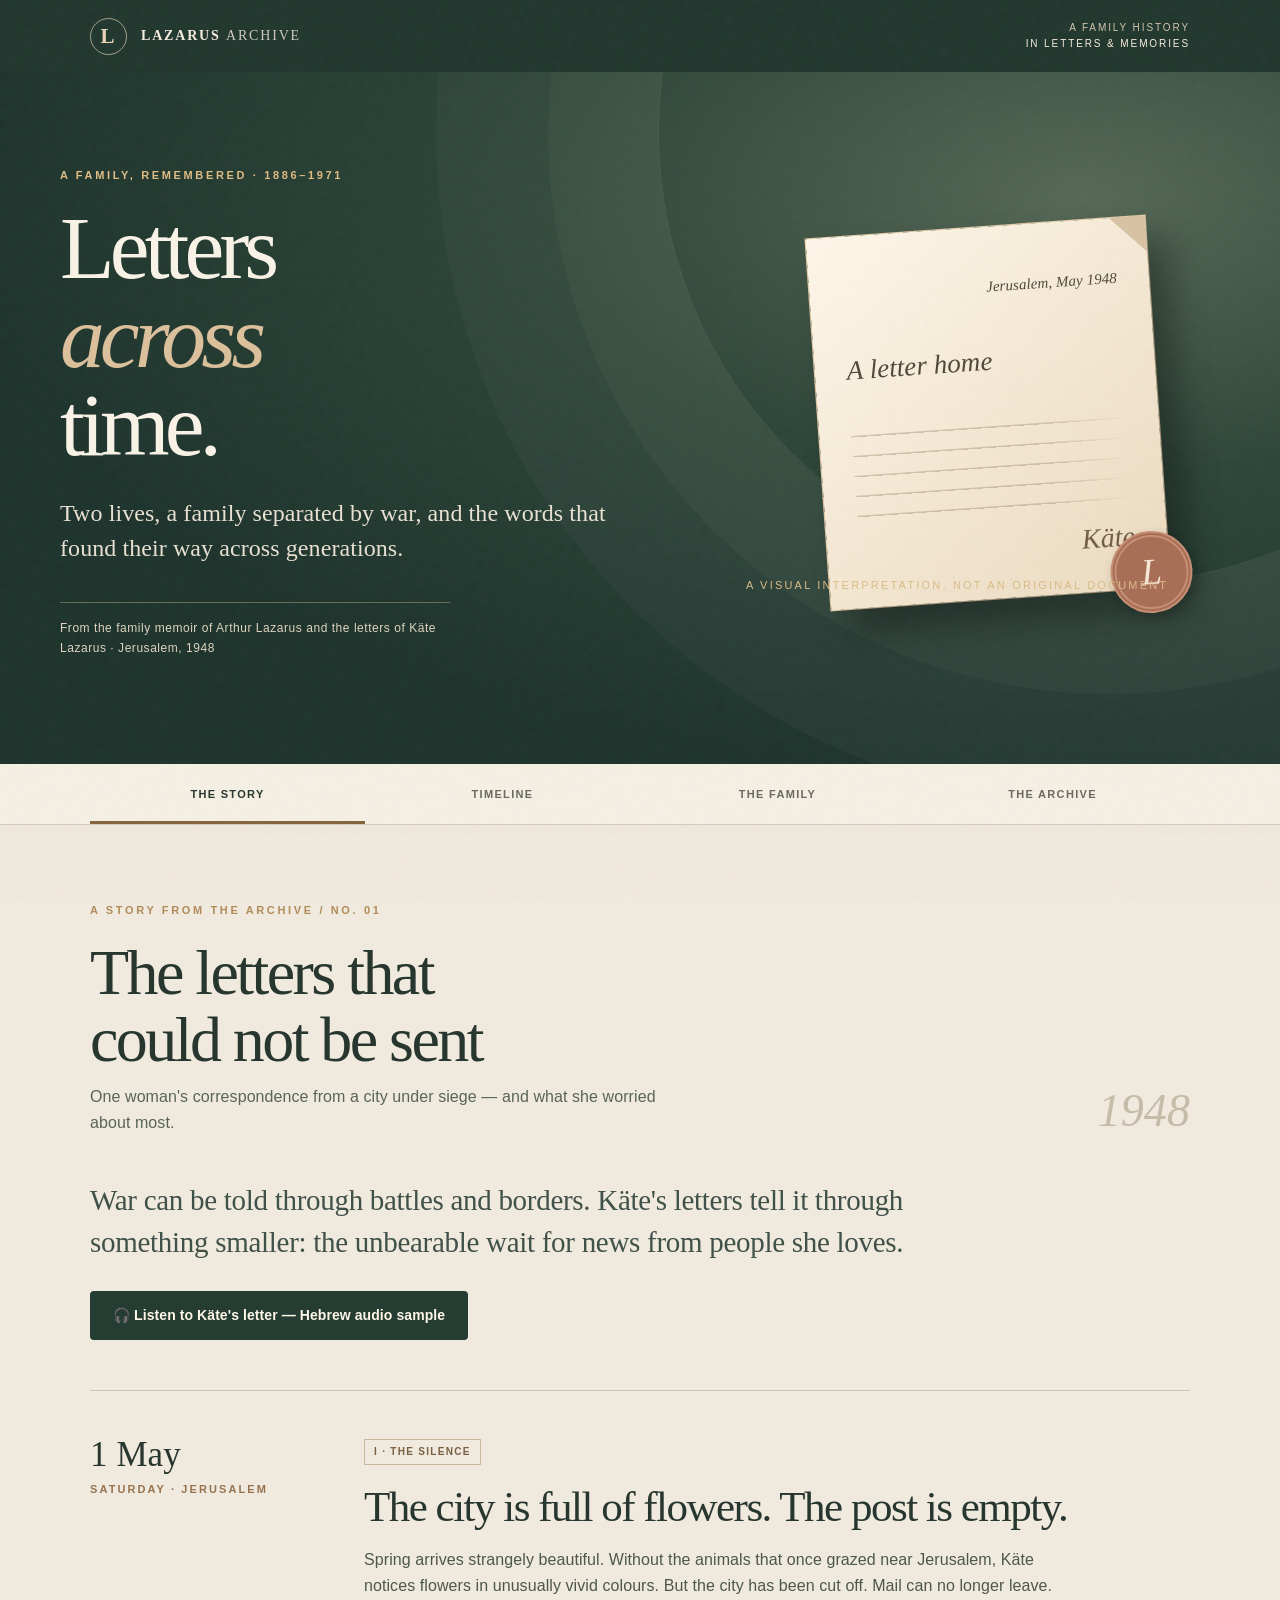
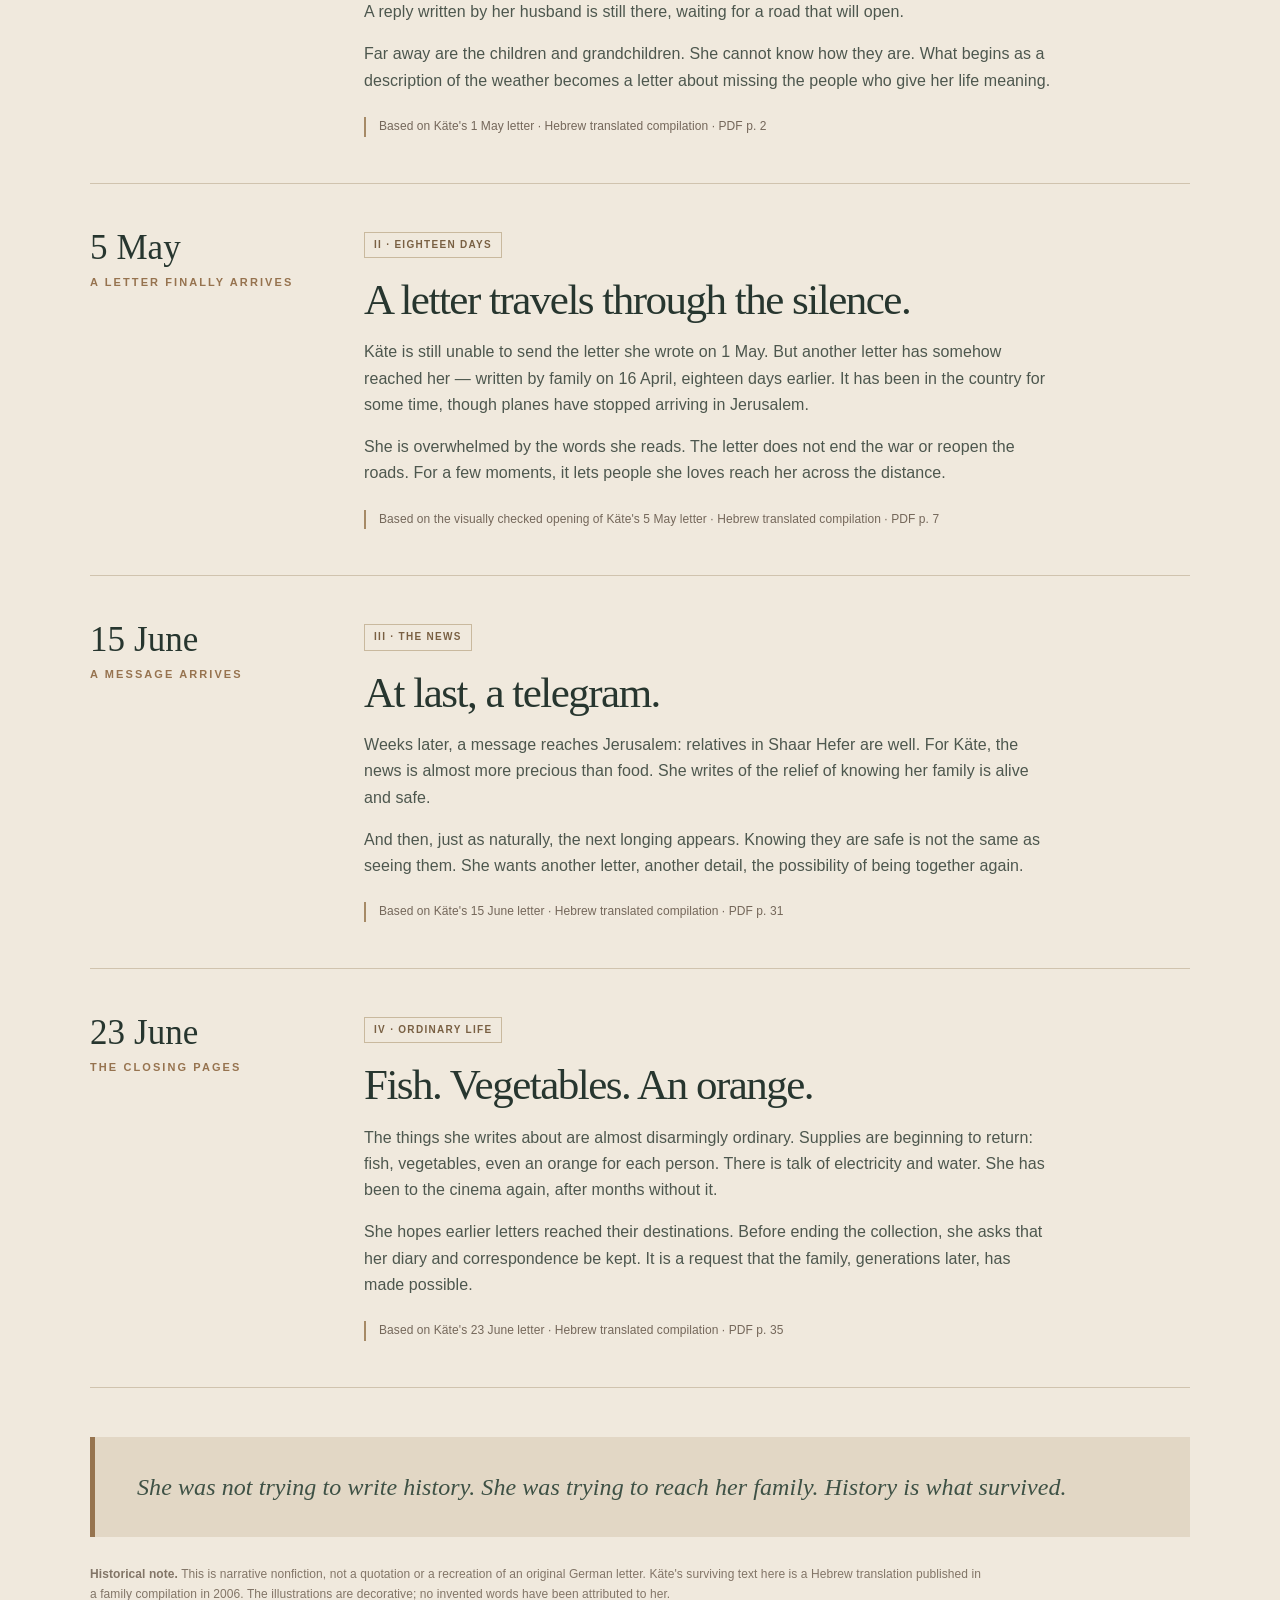
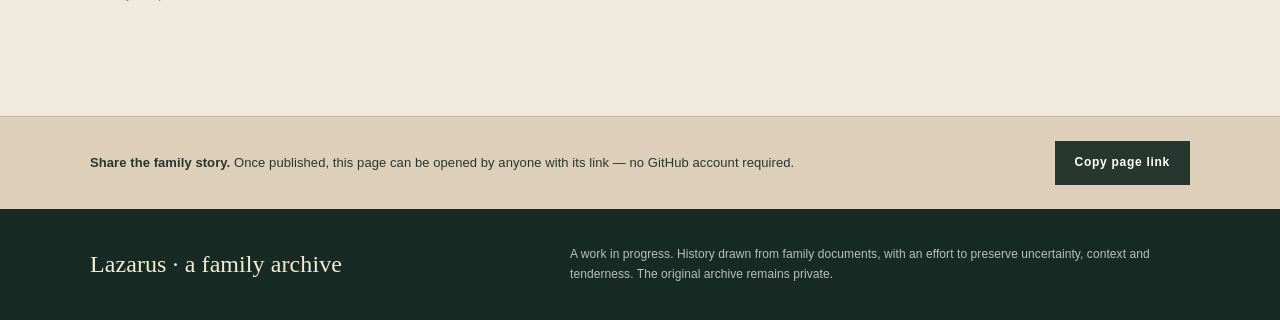
<file: docs/index.html>
<!doctype html>
<html lang="en">
<head>
  <meta charset="utf-8">
  <meta name="viewport" content="width=device-width, initial-scale=1, viewport-fit=cover">
  <meta name="theme-color" content="#22382f">
  <meta name="description" content="An intimate, source-linked history of the Lazarus family, told through letters, memories, and the passage of time.">
  <meta name="robots" content="noindex,nofollow">
  <title>The Lazarus Family — Letters Across Time</title>
  <link rel="stylesheet" href="./assets/site.css">
</head>
<body>
  <header class="masthead">
    <div class="shell">
      <a class="brand" href="#story" aria-label="Lazarus family archive, return to story">
        <span class="brand-mark" aria-hidden="true">L</span>
        <span>Lazarus <span style="font-weight:400;opacity:.8">Archive</span></span>
      </a>
      <div class="status">A family history<br><b>In letters &amp; memories</b></div>
    </div>
  </header>

  <section class="hero" aria-labelledby="hero-title">
    <div class="shell hero-inner">
      <div>
        <div class="eyebrow">A family, remembered · 1886–1971</div>
        <h1 id="hero-title">Letters<br><em>across</em><br>time.</h1>
        <p class="hero-lead">Two lives, a family separated by war, and the words that found their way across generations.</p>
        <div class="hero-note">From the family memoir of Arthur Lazarus and the letters of Käte Lazarus · Jerusalem, 1948</div>
      </div>
      <div class="hero-art" aria-label="Illustration of an old letter dated Jerusalem, 1948; it is decorative, not a scan of an authentic letter">
        <div class="letter-paper">
          <div class="date">Jerusalem, May 1948</div>
          <div class="salute">A letter home</div>
          <div class="strokes" aria-hidden="true"></div>
          <div class="signed">Käte</div>
          <span class="wax" aria-hidden="true">L</span>
        </div>
        <div class="hero-ribbon">A visual interpretation, not an original document</div>
      </div>
    </div>
  </section>

  <nav class="tabs-wrap" aria-label="Family archive sections">
    <div class="shell tabs" role="tablist" aria-label="Explore the family archive">
      <button class="tab" role="tab" id="tab-story" aria-controls="story" aria-selected="true" data-tab="story">The story</button>
      <button class="tab" role="tab" id="tab-timeline" aria-controls="timeline" aria-selected="false" data-tab="timeline">Timeline</button>
      <button class="tab" role="tab" id="tab-people" aria-controls="people" aria-selected="false" data-tab="people">The family</button>
      <button class="tab" role="tab" id="tab-sources" aria-controls="sources" aria-selected="false" data-tab="sources">The archive</button>
    </div>
  </nav>

  <main class="shell">
    <section class="section" id="story" role="tabpanel" aria-labelledby="tab-story" data-panel>
      <div class="section-header">
        <div>
          <div class="eyebrow">A story from the archive / No. 01</div>
          <h2>The letters that<br>could not be sent</h2>
          <p>One woman's correspondence from a city under siege — and what she worried about most.</p>
        </div>
        <div class="section-number" aria-hidden="true">1948</div>
      </div>
      <p class="intro">War can be told through battles and borders. Käte's letters tell it through something smaller: the unbearable wait for news from people she loves.</p>
      <p style="margin:-31px 0 50px"><a href="./audio-demo.html" style="display:inline-block;background:#243c32;color:#fff7e9;padding:13px 23px;border-radius:4px;text-decoration:none;font-weight:600;font-size:14px">🎧 Listen to Käte's letter — Hebrew audio sample</a></p>
      <div class="chapters">
        <article class="chapter">
          <div class="chapter-label">
            <div class="chapter-date">1 May</div>
            <div class="chapter-month">Saturday · Jerusalem</div>
          </div>
          <div class="chapter-body">
            <span class="chapter-tag">I · The silence</span>
            <h3>The city is full of flowers. The post is empty.</h3>
            <p>Spring arrives strangely beautiful. Without the animals that once grazed near Jerusalem, Käte notices flowers in unusually vivid colours. But the city has been cut off. Mail can no longer leave. A reply written by her husband is still there, waiting for a road that will open.</p>
            <p>Far away are the children and grandchildren. She cannot know how they are. What begins as a description of the weather becomes a letter about missing the people who give her life meaning.</p>
            <div class="source-note">Based on Käte's 1 May letter · Hebrew translated compilation · PDF p. 2</div>
          </div>
        </article>
        <article class="chapter">
          <div class="chapter-label">
            <div class="chapter-date">5 May</div>
            <div class="chapter-month">A letter finally arrives</div>
          </div>
          <div class="chapter-body">
            <span class="chapter-tag">II · Eighteen days</span>
            <h3>A letter travels through the silence.</h3>
            <p>Käte is still unable to send the letter she wrote on 1 May. But another letter has somehow reached her — written by family on 16 April, eighteen days earlier. It has been in the country for some time, though planes have stopped arriving in Jerusalem.</p>
            <p>She is overwhelmed by the words she reads. The letter does not end the war or reopen the roads. For a few moments, it lets people she loves reach her across the distance.</p>
            <div class="source-note">Based on the visually checked opening of Käte's 5 May letter · Hebrew translated compilation · PDF p. 7</div>
          </div>
        </article>
        <article class="chapter">
          <div class="chapter-label">
            <div class="chapter-date">15 June</div>
            <div class="chapter-month">A message arrives</div>
          </div>
          <div class="chapter-body">
            <span class="chapter-tag">III · The news</span>
            <h3>At last, a telegram.</h3>
            <p>Weeks later, a message reaches Jerusalem: relatives in Shaar Hefer are well. For Käte, the news is almost more precious than food. She writes of the relief of knowing her family is alive and safe.</p>
            <p>And then, just as naturally, the next longing appears. Knowing they are safe is not the same as seeing them. She wants another letter, another detail, the possibility of being together again.</p>
            <div class="source-note">Based on Käte's 15 June letter · Hebrew translated compilation · PDF p. 31</div>
          </div>
        </article>
        <article class="chapter">
          <div class="chapter-label">
            <div class="chapter-date">23 June</div>
            <div class="chapter-month">The closing pages</div>
          </div>
          <div class="chapter-body">
            <span class="chapter-tag">IV · Ordinary life</span>
            <h3>Fish. Vegetables. An orange.</h3>
            <p>The things she writes about are almost disarmingly ordinary. Supplies are beginning to return: fish, vegetables, even an orange for each person. There is talk of electricity and water. She has been to the cinema again, after months without it.</p>
            <p>She hopes earlier letters reached their destinations. Before ending the collection, she asks that her diary and correspondence be kept. It is a request that the family, generations later, has made possible.</p>
            <div class="source-note">Based on Käte's 23 June letter · Hebrew translated compilation · PDF p. 35</div>
          </div>
        </article>
      </div>
      <div class="story-end">
        <p>She was not trying to write history. She was trying to reach her family. History is what survived.</p>
      </div>
      <p class="disclaimer"><strong>Historical note.</strong> This is narrative nonfiction, not a quotation or a recreation of an original German letter. Käte's surviving text here is a Hebrew translation published in a family compilation in 2006. The illustrations are decorative; no invented words have been attributed to her.</p>
    </section>

    <section class="section" id="timeline" role="tabpanel" aria-labelledby="tab-timeline" data-panel hidden>
      <div class="section-header">
        <div>
          <div class="eyebrow">History in context</div>
          <h2>A life, across<br>the decades.</h2>
          <p>A selective family timeline, built from the original documents and their captions.</p>
        </div>
        <div class="section-number" aria-hidden="true">01—12</div>
      </div>
      <div class="view-controls" role="group" aria-label="Filter timeline">
        <button class="chip" data-filter="all" aria-pressed="true">All events</button>
        <button class="chip" data-filter="family" aria-pressed="false">Family milestones</button>
        <button class="chip" data-filter="1948" aria-pressed="false">1948 letters</button>
      </div>
      <div class="events">
        <article class="event" data-group="family"><time datetime="1886">1886</time><h3>Arthur is born</h3><p>Born in Stargard, Pomerania, into a Jewish family. His memoir begins with a remembered world of the late 19th century.</p><div class="cite">Arthur memoir · PDF pp. 1–3</div></article>
        <article class="event" data-group="family"><time datetime="1893">1893</time><h3>Käte is born</h3><p>Born 15 May 1893. Her dates are printed on the cover of the later family collection of her letters.</p><div class="cite">Käte letters · PDF p. 1</div></article>
        <article class="event" data-group="family"><time datetime="1913">1913</time><h3>A wedding in Berlin</h3><p>Arthur and Käte marry on 2 September. Their wedding photograph, menu and music program are preserved.</p><div class="cite">Arthur memoir · PDF pp. 6–7</div></article>
        <article class="event" data-group="family"><time datetime="1922">1922</time><h3>The house in Dahlem</h3><p>The family moves into its Berlin house, remembered for its garden, orchard and childhood summers.</p><div class="cite">Arthur memoir · PDF pp. 14–15</div></article>
        <article class="event" data-group="family"><time datetime="1933">1933</time><h3>A future changes</h3><p>With the Nazi rise to power, the family starts planning emigration. Arthur and Käte visit Palestine that September to investigate a new home.</p><div class="cite">Arthur memoir · PDF pp. 16–17</div></article>
        <article class="event" data-group="family"><time datetime="1936">1936</time><h3>Leaving Germany</h3><p>Arthur dates the family's departure to November 1936 — three years after their plans began.</p><div class="cite">Arthur memoir · PDF p. 17</div></article>
        <article class="event" data-group="family"><time datetime="1941">1941</time><h3>Life in Jerusalem</h3><p>Arthur recalls moving from Tel Aviv to Jerusalem, where he and Käte lived through the 1940s.</p><div class="cite">Arthur memoir · PDF p. 17</div></article>
        <article class="event" data-group="1948"><time datetime="1948-05-01">1 May 1948</time><h3>The mail stops</h3><p>Beautiful spring weather outside; no word from the children and grandchildren. A letter is stuck in the city.</p><div class="cite">Käte letters · PDF p. 2</div></article>
        <article class="event" data-group="1948"><time datetime="1948-05-05">5 May 1948</time><h3>Words reach Käte</h3><p>A letter dated 16 April finally arrives after eighteen days. Käte is moved to tears when she reads it.</p><div class="cite">Käte letters · PDF p. 7, opening paragraph visually checked</div></article>
        <article class="event" data-group="1948"><time datetime="1948-06-15">15 June 1948</time><h3>Word from the family</h3><p>A telegram finally confirms relatives are well. Relief gives way to the longing to see them again.</p><div class="cite">Käte letters · PDF p. 31</div></article>
        <article class="event" data-group="1948"><time datetime="1948-06-23">23 June 1948</time><h3>The last letter</h3><p>Supplies begin to return; Käte asks the family to preserve the diary and correspondence.</p><div class="cite">Käte letters · PDF p. 35</div></article>
        <article class="event" data-group="family"><time datetime="1953">1953</time><h3>Arthur remembers</h3><p>At Shaar Hefer, Arthur finishes his memoir, ending with a reflection on family, fortune and old age.</p><div class="cite">Arthur memoir · PDF pp. 19–20</div></article>
        <article class="event" data-group="family"><time datetime="2006">2006</time><h3>A granddaughter preserves the story</h3><p>The family compiles and translates the memoir and the letters, adding photographs and notes.</p><div class="cite">Arthur memoir · PDF p. 20; Käte letters · PDF p. 36</div></article>
      </div>
    </section>

    <section class="section" id="people" role="tabpanel" aria-labelledby="tab-people" data-panel hidden>
      <div class="section-header">
        <div>
          <div class="eyebrow">Names behind the pages</div>
          <h2>Meet the family.</h2>
          <p>A small, historically documented branch of a much larger family tree. Click a note to explore.</p>
        </div>
        <div class="section-number" aria-hidden="true">5</div>
      </div>
      <div class="genealogy" role="group" aria-label="Arthur and Käte Lazarus and their three children">
        <div class="genealogy-label">Parents</div>
        <div class="parents">
          <div class="person-node"><strong>Arthur</strong><small>1886–1957</small></div>
          <div class="join" aria-hidden="true">&amp;</div>
          <div class="person-node"><strong>Käte</strong><small>1893–1971</small></div>
        </div>
        <div class="stem" aria-hidden="true"></div>
        <div class="genealogy-label">Their children</div>
        <div class="siblings">
          <div class="sibling"><div class="person-node"><strong>Walter</strong><small>b. 1914</small></div></div>
          <div class="sibling"><div class="person-node"><strong>Kurt</strong><small>b. 1917</small></div></div>
          <div class="sibling"><div class="person-node"><strong>Brigitte</strong><small>b. 1922</small></div></div>
        </div>
      </div>
      <div class="narrative-grid">
        <article class="note-card"><div class="label">Biography</div><h3>Arthur Lazarus</h3><p>A memoirist who remembered childhood in Pomerania, family prosperity in Berlin, and the difficult decisions of emigration.</p><div class="source">Arthur memoir · PDF pp. 2–3, 14–20</div><button data-note="arthur">Read this note ↗</button></article>
        <article class="note-card"><div class="label">Biography</div><h3>Käte Lazarus</h3><p>The woman behind the letters: a mother, grandmother and witness to everyday life in besieged Jerusalem.</p><div class="source">Käte letters · PDF pp. 1–2, 31, 35</div><button data-note="kaete">Read this note ↗</button></article>
        <article class="note-card"><div class="label">Family memory</div><h3>The house in Dahlem</h3><p>A garden, fruit trees and summer holidays — a home the family left as their world changed.</p><div class="source">Arthur memoir · PDF pp. 14–17</div><button data-note="dahlem">Read this note ↗</button></article>
        <article class="note-card"><div class="label">A turning point</div><h3>Leaving Germany</h3><p>What happened between the first plans in 1933 and the departure in November 1936?</p><div class="source">Arthur memoir · PDF pp. 16–17</div><button data-note="departure">Read this note ↗</button></article>
        <article class="note-card"><div class="label">Family home</div><h3>Shaar Hefer</h3><p>After Jerusalem, another house — and two later captions that disagree about the date of its photograph.</p><div class="source">Arthur memoir · p. 18; Käte letters · p. 35</div><button data-note="shaar">Read this note ↗</button></article>
        <article class="note-card"><div class="label">The records</div><h3>How we know</h3><p>What is a firsthand account, a recollection, a translation, or something added by later family editors?</p><div class="source">Both scanned compilations</div><button data-tab-go="sources">Explore the evidence ↗</button></article>
      </div>
      <article id="note-detail" class="note-detail" aria-live="polite" hidden tabindex="-1"></article>
    </section>

    <section class="section" id="sources" role="tabpanel" aria-labelledby="tab-sources" data-panel hidden>
      <div class="section-header">
        <div>
          <div class="eyebrow">Evidence, not mythology</div>
          <h2>Behind the words.</h2>
          <p>The original documents remain in a private family repository. This public page shares only a curated selection of source-linked history.</p>
        </div>
        <div class="section-number" aria-hidden="true">56</div>
      </div>
      <div class="sources-layout">
        <div>
          <article class="source-card">
            <div class="label">Document 01 · 20 scanned pages</div>
            <h3>Memoir of My Life — Arthur Lazarus</h3>
            <p>Written in 1953 and later presented in an English translation with family photographs added in 2006. The memoir traces childhood, marriage, war, leaving Germany and life in Palestine and Israel.</p>
            <div class="small">Source: Arthur-Lazarus-Memoir.pdf · original scan held privately</div>
          </article>
          <article class="source-card">
            <div class="label">Document 02 · 36 scanned pages</div>
            <h3>Letters from Jerusalem — Käte Lazarus</h3>
            <p>Letters dated May–June 1948, preserved in a later family-produced Hebrew translation from German, with photographs and explanatory notes. The original German letters are not yet part of this archive.</p>
            <div class="small">Source: Kaete-Lazarus-Letters-1948.pdf · original scan held privately</div>
          </article>
          <p class="disclaimer">For privacy, the scanned documents, raw OCR and unreviewed family details are **not automatically published** here. A PDF page citation means the claim can be checked against the family's original copy, not that a public copy is available.</p>
        </div>
        <aside class="evidence">
          <div class="label">How to read this archive</div>
          <h3>Remember the distance between an event and its retelling.</h3>
          <ul>
            <li>Käte's text on this site is <strong>paraphrased from a Hebrew translation</strong> of German letters.</li>
            <li>Arthur's memoir is <strong>retrospective</strong>, written years after some events.</li>
            <li>Photographs and captions were <strong>added later</strong> and sometimes disagree.</li>
            <li>No scene, dialogue or facial likeness on this page is presented as an authentic recovered recording.</li>
          </ul>
          <a class="text-link" href="#story" data-tab-link="story">Return to Käte's story</a>
        </aside>
      </div>
    </section>
  </main>

  <aside class="share-strip">
    <div class="shell share-inner">
      <p><strong>Share the family story.</strong> Once published, this page can be opened by anyone with its link — no GitHub account required.</p>
      <button id="share-button" class="share-btn" type="button">Copy page link</button>
    </div>
  </aside>
  <footer>
    <div class="shell">
      <div class="foot-title">Lazarus · a family archive</div>
      <p>A work in progress. History drawn from family documents, with an effort to preserve uncertainty, context and tenderness. The original archive remains private.</p>
    </div>
  </footer>
  <script src="./assets/site.js" defer></script>
</body>
</html>
</file>
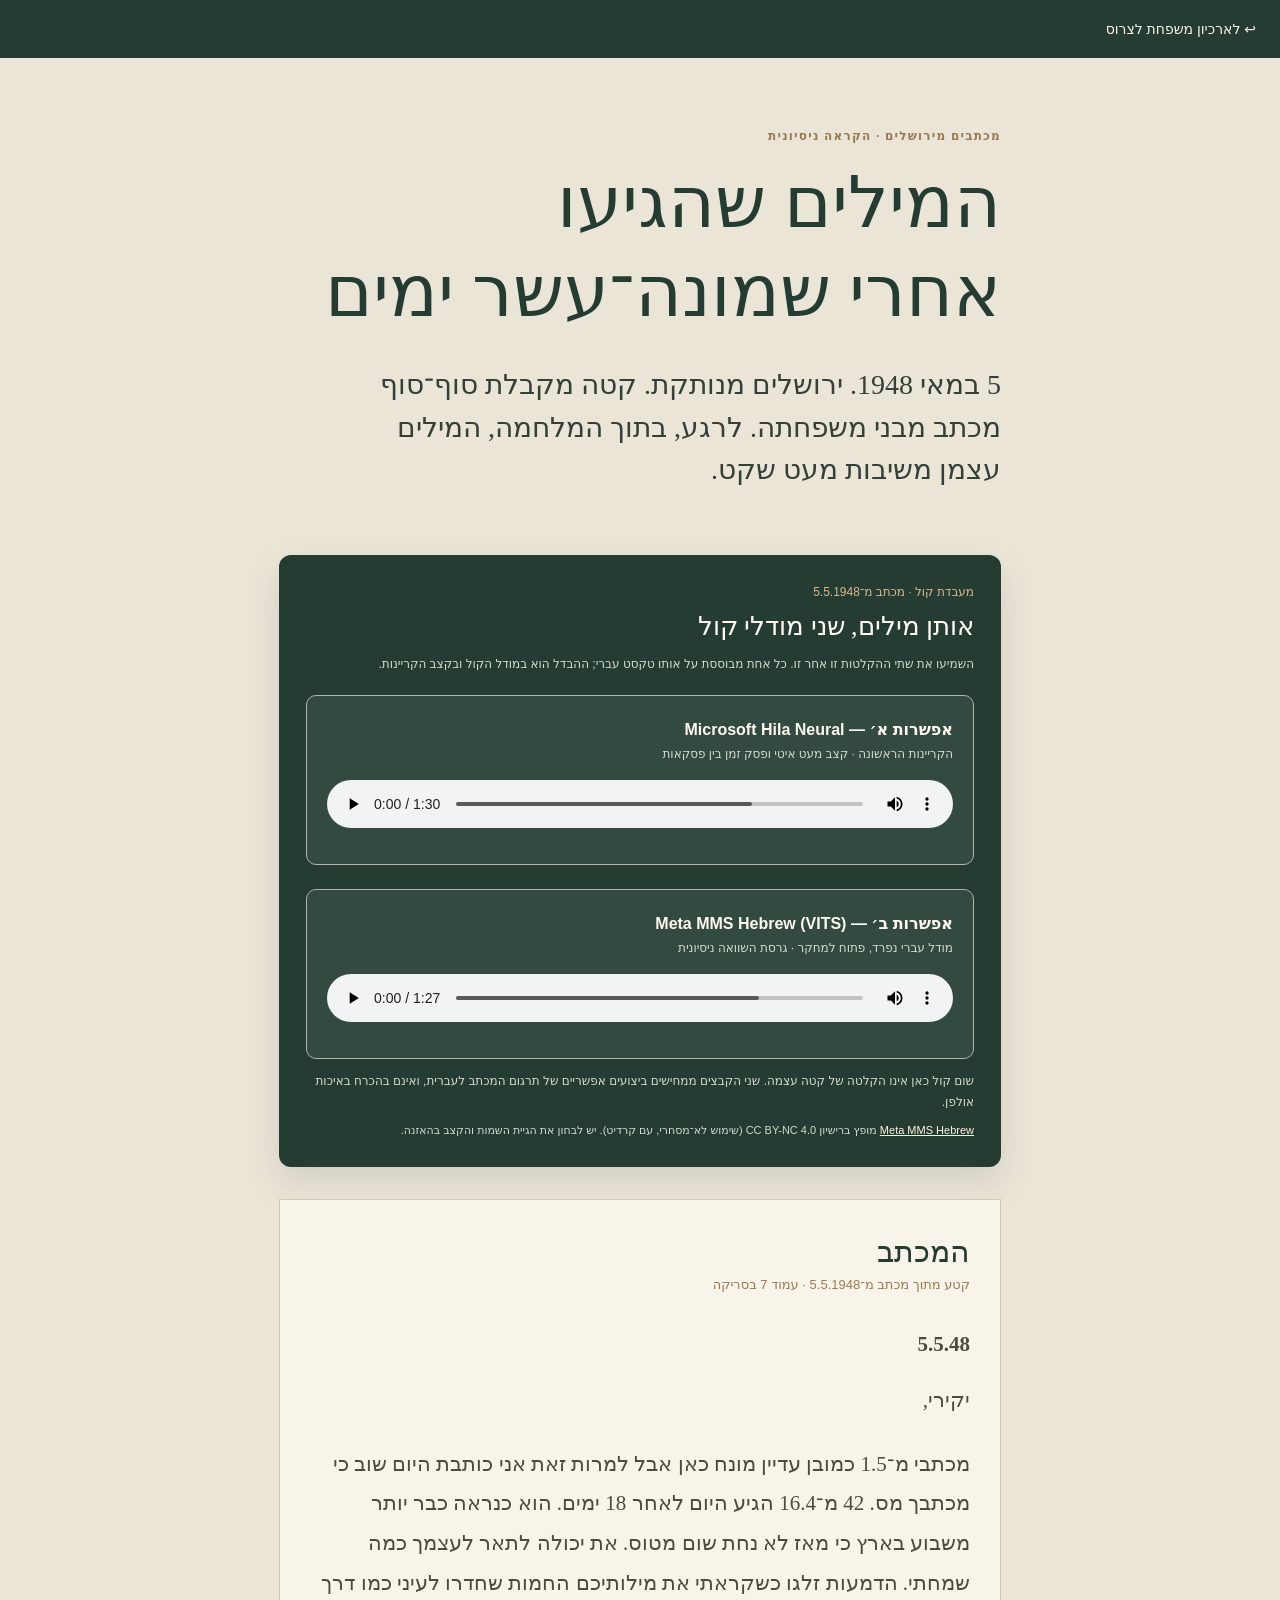
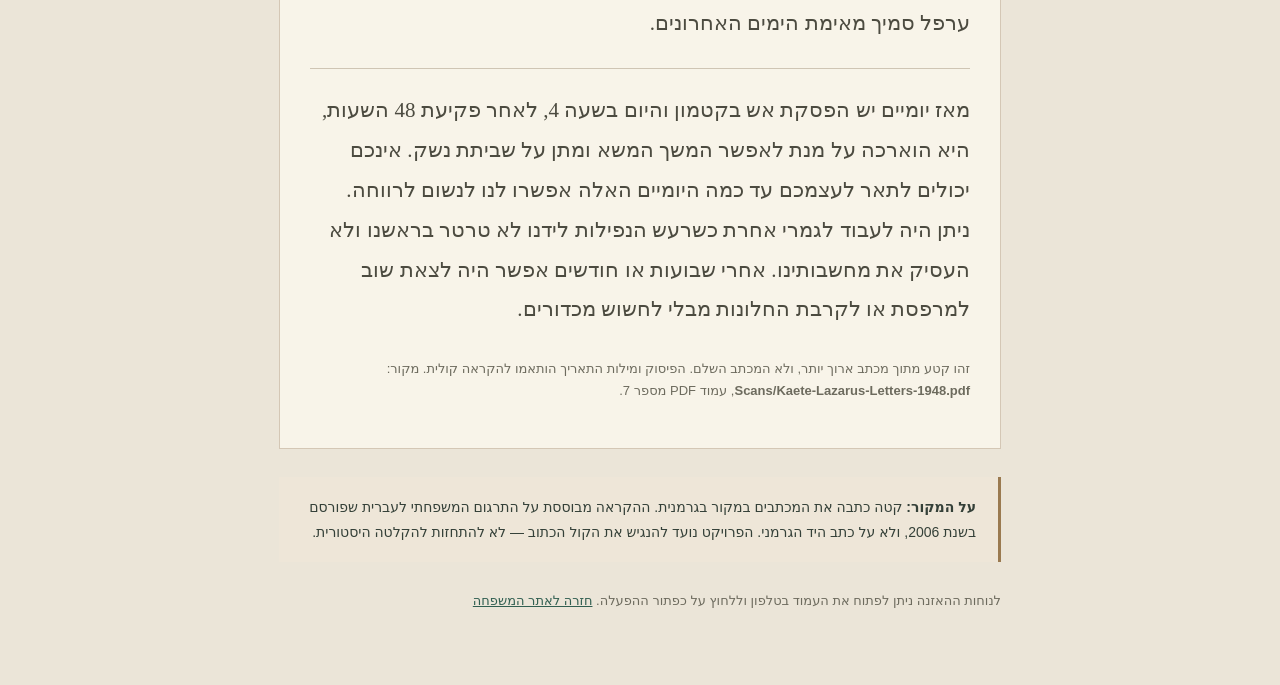
<file: docs/audio-demo.html>
<!doctype html>
<html lang="he" dir="rtl">
<head>
  <meta charset="utf-8">
  <meta name="viewport" content="width=device-width,initial-scale=1">
  <meta name="theme-color" content="#21382f">
  <meta name="description" content="טעימה קולית מתוך מכתבי קטה לצרוס, ירושלים, מאי 1948.">
  <meta name="robots" content="noindex,nofollow">
  <title>קולה של המילה | מכתב מירושלים, 5.5.1948</title>
  <style>
    :root { color-scheme: light; --pine:#243c32; --ink:#344038; --paper:#f8f4e9; --gold:#9a7a50; }
    * { box-sizing:border-box }
    body { margin:0; background:#ebe5d8; color:var(--ink); font-family:Arial,"Noto Sans Hebrew",system-ui,sans-serif; line-height:1.75 }
    .top { background:var(--pine); color:#f9f3e7; padding:15px 24px; }
    .top a {color:inherit; text-decoration:none; font-size:14px}
    .container {max-width:770px; margin:0 auto; padding:0 24px 60px}
    .hero {padding:68px 0 35px}
    .eyebrow {font-size:12px; color:var(--gold); letter-spacing:.1em; font-weight:bold}
    h1 {font-family:"Times New Roman","Noto Serif Hebrew",serif; line-height:1.23; font-weight:400; font-size:clamp(42px,8.5vw,72px); margin:12px 0 22px; color:var(--pine)}
    .lede {font-family:"Times New Roman","Noto Serif Hebrew",serif; font-size:clamp(20px,3.6vw,28px); line-height:1.52; max-width:660px}
    .player {background:var(--pine); color:#fffaf0; border-radius:12px; padding:27px; box-shadow:0 15px 35px #243c3221}
    .player-label {font-size:12px; color:#d9b88b; margin-bottom:8px}
    .player h2 {font:normal 26px "Times New Roman",serif; margin:0 0 12px}
    audio {width:100%;height:48px;margin:15px 0 7px;accent-color:#b79b72}
    .player p {font-size:12px; color:#d7dacb; margin:8px 0 0}
    .transcript {background:var(--paper);border:1px solid #d4c7b5;margin-top:32px;padding:34px 30px}
    .transcript h2 {font:normal 30px "Times New Roman",serif;margin:0 0 5px;color:var(--pine)}
    .transcript .date {font-size:13px;color:var(--gold);margin-bottom:28px}
    .letter {font-family:"Times New Roman","Noto Serif Hebrew",serif;font-size:21px;line-height:1.9;color:#4c4b40}
    .letter p{margin:0 0 24px}
    .letter .date-line{font-weight:600;margin-bottom:16px}
    .foot {margin-top:28px;font-size:13px;color:#6d6b5e;line-height:1.65}
    a {color:#315f51}
    .rule {height:1px;background:#cfc5b4;margin:22px 0}
    .note{padding:18px 22px;border-right:3px solid var(--gold);background:#eee6d8;margin-top:28px;font-size:14px}
    @media(max-width:520px){.container{padding:0 16px 50px}.hero{padding-top:45px}.transcript{padding:26px 19px}.player{padding:22px}.letter{font-size:19px}}
  </style>
</head>
<body>
  <nav class="top"><a href="./">↩ לארכיון משפחת לצרוס</a></nav>
  <main class="container">
    <header class="hero">
      <div class="eyebrow">מכתבים מירושלים · הקראה ניסיונית</div>
      <h1>המילים שהגיעו<br>אחרי שמונה־עשר ימים</h1>
      <p class="lede">5 במאי 1948. ירושלים מנותקת. קטה מקבלת סוף־סוף מכתב מבני משפחתה. לרגע, בתוך המלחמה, המילים עצמן משיבות מעט שקט.</p>
    </header>

    <section class="player" aria-label="השוואת מודלים לקריינות">
      <div class="player-label">מעבדת קול · מכתב מ־5.5.1948</div>
      <h2>אותן מילים, שני מודלי קול</h2>
      <p>השמיעו את שתי ההקלטות זו אחר זו. כל אחת מבוססת על אותו טקסט עברי; ההבדל הוא במודל הקול ובקצב הקריינות.</p>

      <div style="margin:20px 0 24px;padding:20px;border:1px solid #aeb6a8;border-radius:10px;background:#ffffff12">
        <strong>אפשרות א׳ — Microsoft Hila Neural</strong>
        <div style="font-size:12px;color:#d7dacb">הקריינות הראשונה · קצב מעט איטי ופסק זמן בין פסקאות</div>
        <audio controls preload="metadata" src="./audio/kaete-1948-05-05.mp3" aria-label="ניגון אפשרות א"></audio>
      </div>
      <div style="margin:20px 0 12px;padding:20px;border:1px solid #aeb6a8;border-radius:10px;background:#ffffff12">
        <strong>אפשרות ב׳ — Meta MMS Hebrew (VITS)</strong>
        <div style="font-size:12px;color:#d7dacb">מודל עברי נפרד, פתוח למחקר · גרסת השוואה ניסיונית</div>
        <audio controls preload="metadata" src="./audio/kaete-1948-05-05-mms.mp3" aria-label="ניגון אפשרות ב"></audio>
      </div>
      <p>שום קול כאן אינו הקלטה של קטה עצמה. שני הקבצים ממחישים ביצועים אפשריים של תרגום המכתב לעברית, ואינם בהכרח באיכות אולפן.</p>
      <p style="font-size:11px"><a style="color:#fff2d8" href="https://huggingface.co/facebook/mms-tts-heb" rel="noopener noreferrer" target="_blank">Meta MMS Hebrew</a> מופץ ברישיון CC BY-NC 4.0 (שימוש לא־מסחרי, עם קרדיט). יש לבחון את הגיית השמות והקצב בהאזנה.</p>
    </section>

    <section class="transcript" aria-label="טקסט מלווה לקריינות">
      <h2>המכתב</h2>
      <div class="date">קטע מתוך מכתב מ־5.5.1948 · עמוד 7 בסריקה</div>
      <div class="letter">
        <p class="date-line">5.5.48</p>
        <p>יקירי,</p>
        <p>מכתבי מ־1.5 כמובן עדיין מונח כאן אבל למרות זאת אני כותבת היום שוב כי מכתבך מס. 42 מ־16.4 הגיע היום לאחר 18 ימים. הוא כנראה כבר יותר משבוע בארץ כי מאז לא נחת שום מטוס. את יכולה לתאר לעצמך כמה שמחתי. הדמעות זלגו כשקראתי את מילותיכם החמות שחדרו לעיני כמו דרך ערפל סמיך מאימת הימים האחרונים.</p>
        <div class="rule"></div>
        <p>מאז יומיים יש הפסקת אש בקטמון והיום בשעה 4, לאחר פקיעת 48 השעות, היא הוארכה על מנת לאפשר המשך המשא ומתן על שביתת נשק. אינכם יכולים לתאר לעצמכם עד כמה היומיים האלה אפשרו לנו לנשום לרווחה. ניתן היה לעבוד לגמרי אחרת כשרעש הנפילות לידנו לא טרטר בראשנו ולא העסיק את מחשבותינו. אחרי שבועות או חודשים אפשר היה לצאת שוב למרפסת או לקרבת החלונות מבלי לחשוש מכדורים.</p>
      </div>
      <p class="foot">זהו קטע מתוך מכתב ארוך יותר, ולא המכתב השלם. הפיסוק ומילות התאריך הותאמו להקראה קולית. מקור: <strong>Scans/Kaete-Lazarus-Letters-1948.pdf</strong>, עמוד PDF מספר 7.</p>
    </section>

    <aside class="note"><strong>על המקור:</strong> קטה כתבה את המכתבים במקור בגרמנית. ההקראה מבוססת על התרגום המשפחתי לעברית שפורסם בשנת 2006, ולא על כתב היד הגרמני. הפרויקט נועד להנגיש את הקול הכתוב — לא להתחזות להקלטה היסטורית.</aside>
    <p class="foot">לנוחות ההאזנה ניתן לפתוח את העמוד בטלפון וללחוץ על כפתור ההפעלה. <a href="./">חזרה לאתר המשפחה</a></p>
  </main>
<script>
  // Prevent overlapping voices when comparing two separate recordings.
  const players = Array.from(document.querySelectorAll("audio"));
  players.forEach(audio => audio.addEventListener("play", () => {
    players.forEach(other => { if (other !== audio) other.pause(); });
  }));
</script>
</body>
</html>
</file>
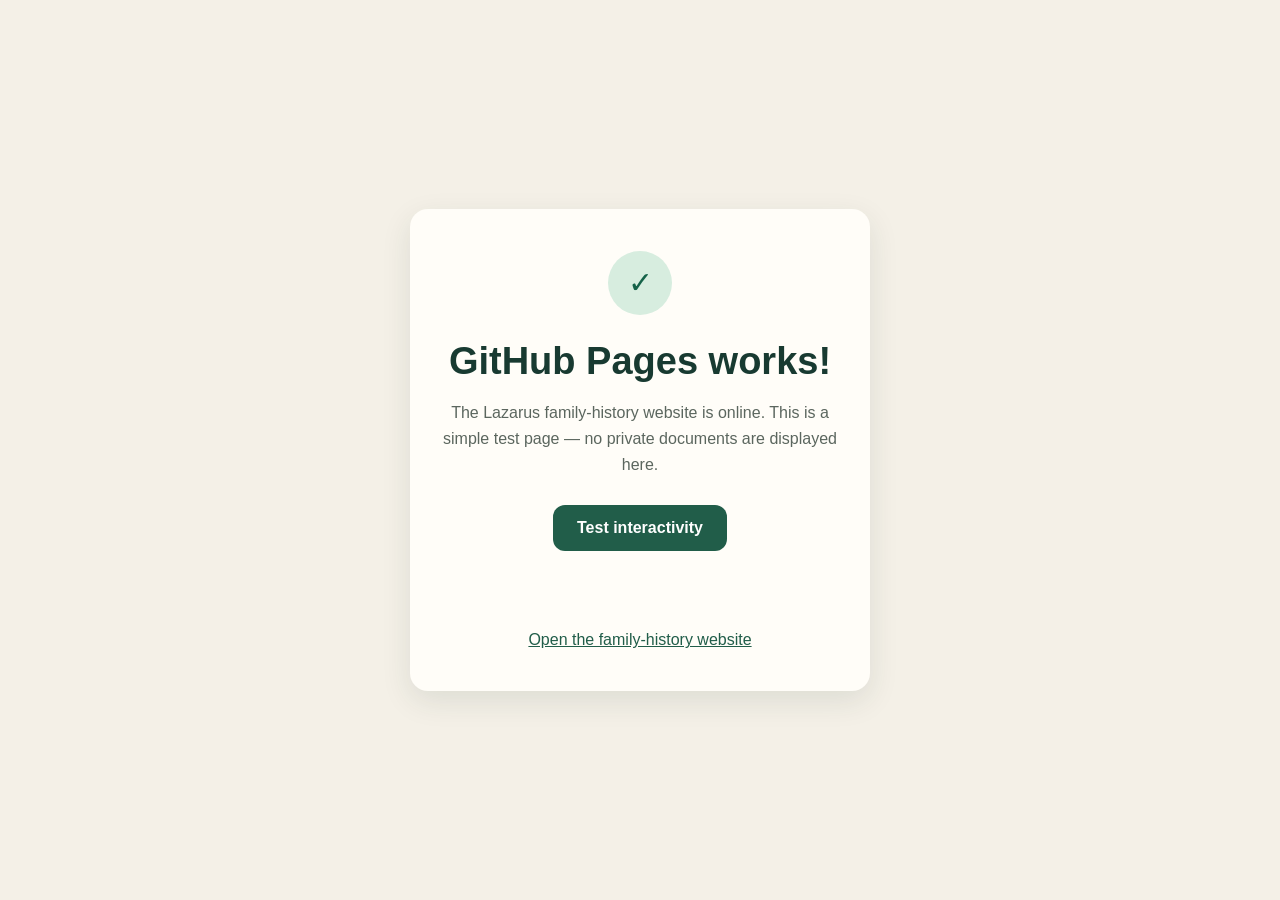
<file: docs/test.html>
<!doctype html>
<html lang="en">
<head>
  <meta charset="utf-8">
  <meta name="viewport" content="width=device-width, initial-scale=1">
  <meta name="theme-color" content="#163b33">
  <title>Lazarus — Website Test</title>
  <style>
    * { box-sizing: border-box; }
    body { margin: 0; min-height: 100vh; display: grid; place-items: center; background: #f4f0e7; color: #183a31; font-family: -apple-system, BlinkMacSystemFont, "Segoe UI", sans-serif; padding: 24px; }
    main { width: min(100%, 460px); padding: 42px 28px; text-align: center; background: #fffdf8; border-radius: 18px; box-shadow: 0 10px 30px #183a311b; }
    .mark { display: grid; place-items: center; width: 64px; height: 64px; border-radius: 50%; background: #d7eddf; color: #156349; margin: 0 auto 24px; font-size: 30px; }
    h1 { font-size: clamp(28px, 6vw, 38px); margin: 0 0 12px; line-height: 1.2; }
    p { color: #5b665e; line-height: 1.6; }
    button { background: #215d49; color: white; border: 0; border-radius: 12px; padding: 14px 24px; font-size: 16px; font-weight: 600; cursor: pointer; margin-top: 12px; }
    a { display: inline-block; margin-top: 24px; color: #215d49; }
    #result { font-weight: 600; color: #176f4d; min-height: 1.5em; }
  </style>
</head>
<body>
  <main>
    <div class="mark" aria-hidden="true">✓</div>
    <h1>GitHub Pages works!</h1>
    <p>The Lazarus family-history website is online. This is a simple test page — no private documents are displayed here.</p>
    <button id="check" type="button">Test interactivity</button>
    <p id="result" aria-live="polite"></p>
    <a href="./">Open the family-history website</a>
  </main>
  <script>
    document.getElementById("check").addEventListener("click", function () {
      document.getElementById("result").textContent = "JavaScript works too ✓";
    });
  </script>
</body>
</html>
</file>
<file: docs/assets/site.css>
:root{--ink:#27362f;--ink2:#405148;--cream:#f0e9dd;--paper:#faf6ee;--soft:#e5ded0;--bronze:#92734c;--bronze2:#bb9b72;--line:#d0c3ae;--white:#fff;--green:#587061;--footer:#162921}
*{box-sizing:border-box}
html{scroll-behavior:smooth}
body{margin:0;background:var(--cream);color:var(--ink);font-family:-apple-system,BlinkMacSystemFont,"Segoe UI",Helvetica,Arial,sans-serif;font-size:16px;line-height:1.64;letter-spacing:.005em}
body::before{content:"";position:fixed;inset:0;opacity:.2;pointer-events:none;z-index:30;background-image:url("data:image/svg+xml,%3Csvg viewBox='0 0 140 140' xmlns='http://www.w3.org/2000/svg'%3E%3Cfilter id='n'%3E%3CfeTurbulence type='fractalNoise' baseFrequency='.75' numOctaves='3' seed='12' stitchTiles='stitch'/%3E%3C/filter%3E%3Crect width='100%25' height='100%25' opacity='.13' filter='url(%23n)'/%3E%3C/svg%3E")}
h1,h2,h3,h4,p{margin-top:0}
h1,h2,h3,.serif{font-family:Georgia,"Iowan Old Style","Baskerville",serif;font-weight:400}
a{color:inherit}a:hover{text-decoration-thickness:2px}
button{font:inherit;cursor:pointer}button:focus-visible,a:focus-visible{outline:3px solid #b89155;outline-offset:4px}
[hidden]{display:none!important}
.shell{max-width:1160px;padding:0 30px;margin:0 auto}
.masthead{background:#22382f;color:#f7ede0}
.masthead .shell{min-height:72px;display:flex;justify-content:space-between;align-items:center;gap:20px}
.brand{display:inline-flex;align-items:center;gap:14px;font-family:Georgia,serif;letter-spacing:.13em;text-transform:uppercase;font-size:14px;font-weight:700;text-decoration:none}
.brand-mark{width:37px;height:37px;border:1px solid rgba(232,215,178,.65);border-radius:50%;display:grid;place-items:center;font-size:21px;color:#e7d5b6}
.status{font-size:10px;text-transform:uppercase;letter-spacing:.19em;color:#d1c4aa;text-align:right}
.status b{color:#f8eddd;font-weight:500;display:block}
.hero{background:radial-gradient(ellipse at 85% 18%,#566957 0%,#2e4639 35%,#1e342d 73%);color:#f9f2e6;overflow:hidden;position:relative}
.hero::before{content:"";position:absolute;right:-280px;top:-390px;width:900px;height:900px;border-radius:50%;border:1px solid #f5eee218;box-shadow:0 0 0 110px #f5eee208,0 0 0 222px #f5eee207;pointer-events:none}
.hero-inner{padding:94px 0 105px;display:grid;grid-template-columns:minmax(0,1.08fr) minmax(310px,.8fr);gap:70px;align-items:center;position:relative}
.eyebrow{font-size:11px;letter-spacing:.24em;text-transform:uppercase;color:#b08c5b;font-weight:700;margin-bottom:20px}
.hero .eyebrow{color:#e0bd85}
.hero h1{font-size:clamp(54px,7vw,100px);line-height:.99;letter-spacing:-.055em;margin-bottom:26px}
.hero h1 em{font-weight:400;color:#dcc09c}
.hero-lead{font-family:Georgia,serif;font-size:clamp(18px,2vw,24px);line-height:1.44;max-width:560px;color:#e9e1d2}
.hero-note{border:1px solid #d8bd8d66;padding:16px 0 0;margin-top:37px;max-width:390px;border-left:0;border-right:0;border-bottom:0;font-size:12px;color:#e0d4bf;letter-spacing:.045em}
.hero-art{position:relative;min-height:405px;display:grid;place-items:center;transform:rotate(-4deg)}
.letter-paper{width:min(100%,340px);min-height:372px;background:linear-gradient(140deg,#fdf6e8,#ebdac0);box-shadow:20px 24px 35px #0005,0 0 0 1px #e3c8a0;position:relative;padding:48px 32px 26px;color:#4f4939}
.letter-paper:before{content:"";position:absolute;right:0;top:0;border-style:solid;border-width:0 36px 36px 0;border-color:transparent #d7c3a3 transparent transparent}
.letter-paper .date{font-style:italic;font-family:Georgia,serif;text-align:right;font-size:15px}
.letter-paper .salute{font-family:Georgia,serif;font-style:italic;font-size:27px;margin-top:40px}
.letter-paper .strokes{height:115px;margin-top:25px;background:repeating-linear-gradient(180deg,transparent 0 18px,#9d866a68 19px 20px);mask-image:linear-gradient(to right,#000 68%,transparent)}
.letter-paper .signed{text-align:right;font-family:Georgia,serif;font-size:28px;font-style:italic;color:#725d47}
.wax{position:absolute;width:82px;height:82px;border-radius:50%;background:#a86e56;border:6px double #c68f74;bottom:-25px;right:-23px;box-shadow:3px 5px 12px #0003;display:grid;place-items:center;color:#f6e8d6;font:italic 37px Georgia,serif}
.hero-ribbon{position:absolute;left:-22px;bottom:24px;color:#d9bc88;font-size:11px;letter-spacing:.2em;text-transform:uppercase;transform:rotate(4deg)}
.tabs-wrap{position:relative;z-index:2;background:#f5efe4;border-bottom:1px solid #d6cbba;box-shadow:0 4px 11px #49391d05}
.tabs{display:flex;gap:0;overflow-x:auto;scrollbar-width:none;justify-content:space-between}
.tabs::-webkit-scrollbar{display:none}
.tab{background:none;border:0;color:#69695f;padding:21px 14px 18px;flex:1;text-align:center;min-width:105px;letter-spacing:.12em;font-size:11px;text-transform:uppercase;font-weight:700;border-bottom:3px solid transparent;white-space:nowrap}
.tab[aria-selected=true]{border-bottom-color:#85643d;color:var(--ink)}
.section{padding-top:76px;padding-bottom:100px;min-height:540px;animation:rise .3s ease}
.section-header{display:flex;align-items:end;justify-content:space-between;gap:20px;margin-bottom:42px}
.section-header h2{font-size:clamp(39px,5vw,64px);line-height:1.06;letter-spacing:-.04em;margin-bottom:10px;max-width:760px}
.section-header p{max-width:570px;font-size:16px;color:#59645b;margin-bottom:0}
.section-number{font:italic 46px Georgia,serif;color:#c5bba9;white-space:nowrap}
.label{font-size:11px;letter-spacing:.2em;text-transform:uppercase;font-weight:700;color:#97744d}
.line-rule{display:block;height:1px;background:#d3c6b2;margin:25px 0 27px}
.intro{font:clamp(19px,2.8vw,29px)/1.47 Georgia,serif;letter-spacing:-.01em;max-width:860px;margin:0 0 58px;color:#405149}
.chapters{border-top:1px solid var(--line)}
.chapter{display:grid;grid-template-columns:230px minmax(0,1fr);gap:44px;border-bottom:1px solid var(--line);padding:46px 0}
.chapter-date{font:35px Georgia,serif;color:var(--ink);line-height:1}
.chapter-month{margin-top:8px;font-size:11px;text-transform:uppercase;letter-spacing:.19em;color:#96734f;font-weight:700}
.chapter-body{max-width:780px}
.chapter-tag{display:inline-flex;border:1px solid #c9b99e;padding:4px 9px;font-size:10px;letter-spacing:.13em;text-transform:uppercase;font-weight:700;color:#796043;margin-bottom:17px}
.chapter h3{font:clamp(28px,3.4vw,43px)/1.15 Georgia,serif;letter-spacing:-.035em;margin-bottom:15px}
.chapter p{font-size:16px;color:#4d574e;max-width:690px}
.source-note{border-left:2px solid #a68a66;padding:0 0 0 13px;color:#74675a;font-size:12px;margin-top:23px}
.story-end{padding:33px 42px;margin-top:49px;background:#e2d7c5;border-left:5px solid #96744f}
.story-end p{font:italic 24px/1.42 Georgia,serif;margin:0;color:#3e5145}
.disclaimer{font-size:12px;color:#827567;margin-top:28px;max-width:900px}
.view-controls{display:flex;flex-wrap:wrap;align-items:center;gap:10px;margin:12px 0 32px}
.chip{border:1px solid #bfb29f;background:transparent;border-radius:100px;padding:9px 18px;font-size:12px;letter-spacing:.05em;color:#576158}
.chip[aria-pressed=true]{background:var(--ink);color:white;border-color:var(--ink)}
.events{display:grid;grid-template-columns:repeat(2,minmax(0,1fr));gap:14px}
.event{border:1px solid #d1c6b6;background:#faf6ee;padding:28px 26px;position:relative}
.event:before{content:"";position:absolute;top:0;left:0;width:47px;height:4px;background:#c4a57c}
.event time{font:30px Georgia,serif;color:#99744a;display:block;margin-bottom:11px}
.event h3{font-size:23px;margin-bottom:9px;line-height:1.2}
.event p{color:#5e695e;font-size:14px;margin-bottom:14px}
.event .cite{font-size:11px;color:#81725e}
.genealogy{border:1px solid var(--line);background:#f9f4e9;padding:45px 30px;margin:12px 0 33px}
.genealogy-label{color:#90724b;font-size:11px;text-transform:uppercase;letter-spacing:.19em;margin-bottom:20px;text-align:center}
.parents{display:flex;justify-content:center;gap:16px;align-items:center}
.person-node{border:1px solid #cabba5;background:#fffdf8;padding:22px 14px;text-align:center;min-width:174px;max-width:240px;flex:1}
.person-node strong{font:24px Georgia,serif;font-weight:400;display:block;line-height:1.1}
.person-node small{font-size:11px;color:#866d50;letter-spacing:.09em}
.join{font:italic 32px Georgia,serif;color:#b29e80}
.stem{height:36px;width:1px;background:#af9c7f;margin:0 auto}
.siblings{position:relative;display:flex;gap:12px;max-width:730px;margin:0 auto}
.siblings:before{content:"";position:absolute;left:16%;right:16%;height:1px;top:-1px;background:#af9c7f}
.sibling{flex:1;min-width:0;position:relative}
.sibling:before{content:"";height:17px;width:1px;background:#af9c7f;display:block;margin:0 auto}
.sibling .person-node{width:100%;min-width:0;padding:18px 10px}
.sibling .person-node strong{font-size:19px}
.narrative-grid{display:grid;grid-template-columns:repeat(3,1fr);gap:18px}
.note-card{border:1px solid #d1c6b4;background:#faf7ef;padding:26px;display:flex;flex-direction:column;gap:13px}
.note-card h3{font-size:26px;line-height:1.13;margin:0}
.note-card p{font-size:14px;color:#586459;margin:0;flex:1}
.note-card .source{font-size:11px;color:#8c785b}
.note-card button{border:0;border-top:1px solid #d5c7b6;text-align:left;background:transparent;color:#7e6241;font-size:12px;padding:13px 0 0;font-weight:700}
.note-detail{padding:26px 30px;margin-top:20px;background:#e7dfd1;border:1px solid #cec0a9;scroll-margin-top:25px}
.note-detail h3{font-size:27px}
.note-detail p{font-size:15px;max-width:860px}
.note-detail .source-note{margin-bottom:0}
.sources-layout{display:grid;grid-template-columns:minmax(0,1fr) minmax(250px,.68fr);gap:35px}
.source-card{padding:27px;background:#faf6ef;border:1px solid #d3c6b3;margin-bottom:13px}
.source-card h3{font-size:27px;line-height:1.17;margin:5px 0 10px}
.source-card p{font-size:14px;color:#5e695f}
.source-card .small{font-size:12px;color:#846e51}
.evidence{padding:28px 26px;background:#e0d4c1;align-self:start}
.evidence h3{font-size:25px}
.evidence p,.evidence li{font-size:14px;color:#566154}
.evidence li{margin:0 0 11px}
a.text-link{font-size:14px;color:#6d5336;text-underline-offset:3px}
.share-strip{background:#ddcfb9;padding:24px 0;border-top:1px solid #cbb99e}
.share-inner{display:flex;justify-content:space-between;align-items:center;gap:20px}
.share-inner p{font-size:13px;margin:0}
.share-btn{background:var(--ink);color:#fff;border:1px solid var(--ink);padding:11px 19px;font-size:12px;font-weight:700;letter-spacing:.06em;white-space:nowrap}
footer{background:#172b24;color:#cfdbcd;padding:36px 0}
footer .shell{display:flex;justify-content:space-between;gap:30px;align-items:center}
footer .foot-title{font:24px Georgia,serif;color:#f7ead3}
footer p{font-size:12px;color:#b8c2b6;margin:0;max-width:620px}
@keyframes rise{from{opacity:0;transform:translateY(8px)}to{opacity:1;transform:translateY(0)}}
@media(max-width:820px){.hero-inner{grid-template-columns:1.1fr .9fr;gap:25px}.hero h1{font-size:66px}.hero-art{min-height:325px}.letter-paper{width:260px;min-height:315px;padding:32px 24px}.wax{width:65px;height:65px}.hero-ribbon{left:0}.section{padding-top:57px}.sources-layout{grid-template-columns:1fr}.narrative-grid{grid-template-columns:repeat(2,minmax(0,1fr))}}
@media(max-width:620px){.shell{padding:0 20px}.masthead .shell{min-height:62px}.brand{gap:9px;font-size:12px}.brand-mark{width:30px;height:30px;font-size:17px}.status{font-size:8px}.hero-inner{display:flex;flex-direction:column;align-items:stretch;gap:30px;padding-top:64px;padding-bottom:60px}.hero h1{font-size:clamp(53px,13vw,76px)}.hero-lead{font-size:20px}.hero-art{min-height:290px;transform:rotate(-3deg);margin-top:8px}.letter-paper{width:248px;min-height:270px;padding:26px 22px}.letter-paper .salute{font-size:22px;margin-top:17px}.letter-paper .strokes{height:80px}.wax{right:-12px}.hero-ribbon{left:16%;bottom:-6px}.tab{min-width:84px;padding:16px 8px 13px;letter-spacing:.045em;font-size:10px}.section{padding-top:53px;padding-bottom:70px}.section-header{margin-bottom:28px}.section-number{display:none}.section-header h2{font-size:42px}.intro{font-size:20px;margin-bottom:37px}.chapter{display:block;padding:34px 0}.chapter-label{margin-bottom:17px}.chapter-date{font-size:31px}.chapter h3{font-size:33px}.chapter p{font-size:15px}.story-end{padding:25px}.story-end p{font-size:20px}.events{grid-template-columns:1fr}.event{padding:24px}.genealogy{padding:30px 13px}.person-node{min-width:0;padding:13px 9px}.person-node strong{font-size:18px}.parents{gap:9px}.join{font-size:21px}.siblings{gap:7px}.sibling .person-node{padding:14px 6px}.sibling .person-node strong{font-size:13px}.person-node small{font-size:9px}.narrative-grid{grid-template-columns:1fr}.share-inner{flex-direction:column;align-items:flex-start}.share-btn{width:100%}footer .shell{display:block}footer .foot-title{margin-bottom:9px}}
@media(prefers-reduced-motion:reduce){html{scroll-behavior:auto}.section{animation:none}}
@media print{.masthead,.tabs-wrap,.share-strip,.hero-art,.share-btn{display:none!important}.hero{background:white;color:black}.hero .shell{display:block}.section{display:block!important;break-before:page;padding:30px 0}body{background:white}.event,.chapter{break-inside:avoid}.hero h1,.hero-lead{color:#222}}
</file>
